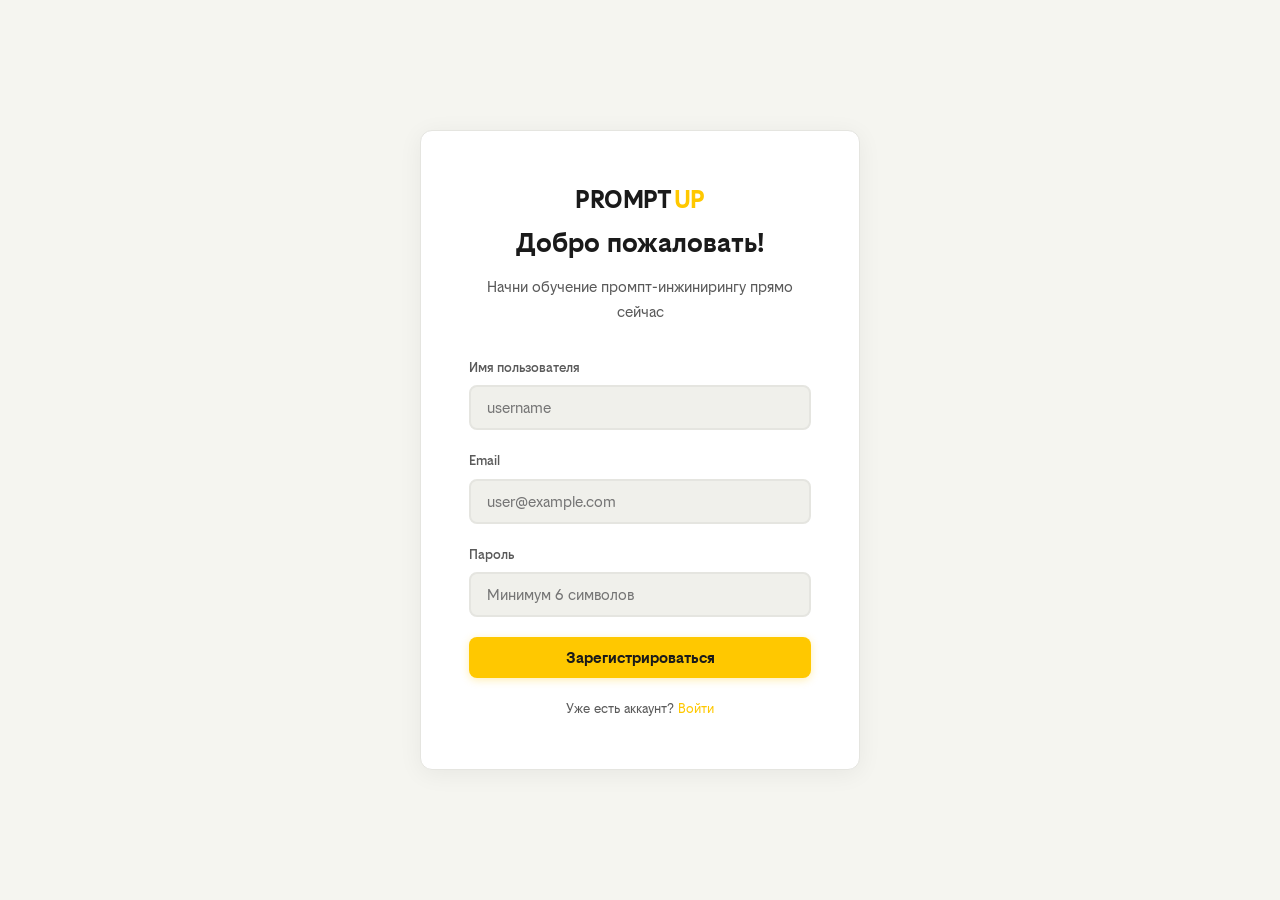
<file: index.html>
<!DOCTYPE html>
<html lang="ru">
<head>
    <meta charset="UTF-8">
    <meta name="viewport" content="width=device-width, initial-scale=1.0">
    <title>PROMPT UP — Регистрация</title>
    <link rel="stylesheet" href="css/all.min.css">
    <link rel="stylesheet" href="css/styles.css">
</head>
<body>
    <div class="auth-page">
        <div class="auth-card">
            <div class="logo" style="justify-content: center; margin-bottom: 24px;">
                <span class="wordmark-prompt" style="font-size: 26px; font-weight: 600;">PROMPT</span>
                <span class="wordmark-up" style="font-size: 26px; font-weight: 800; color: #FFC800;">UP</span>
            </div>
            <h1>Добро пожаловать!</h1>
            <p class="subtitle">Начни обучение промпт-инжинирингу прямо сейчас</p>
            <div id="error-msg" class="alert alert-error" style="display:none;"></div>
            <form id="register-form">
                <div class="form-group">
                    <label for="username">Имя пользователя</label>
                    <input type="text" id="username" class="input-field" placeholder="username" required>
                </div>
                <div class="form-group">
                    <label for="email">Email</label>
                    <input type="email" id="email" class="input-field" placeholder="user@example.com" required>
                </div>
                <div class="form-group">
                    <label for="password">Пароль</label>
                    <input type="password" id="password" class="input-field" placeholder="Минимум 6 символов" required minlength="6">
                </div>
                <button type="submit" class="btn btn-primary">Зарегистрироваться</button>
            </form>
            <div class="switch-link">
                Уже есть аккаунт? <a href="login.html">Войти</a>
            </div>
        </div>
    </div>
    <script src="js/app.js"></script>
</body>
</html>
</file>
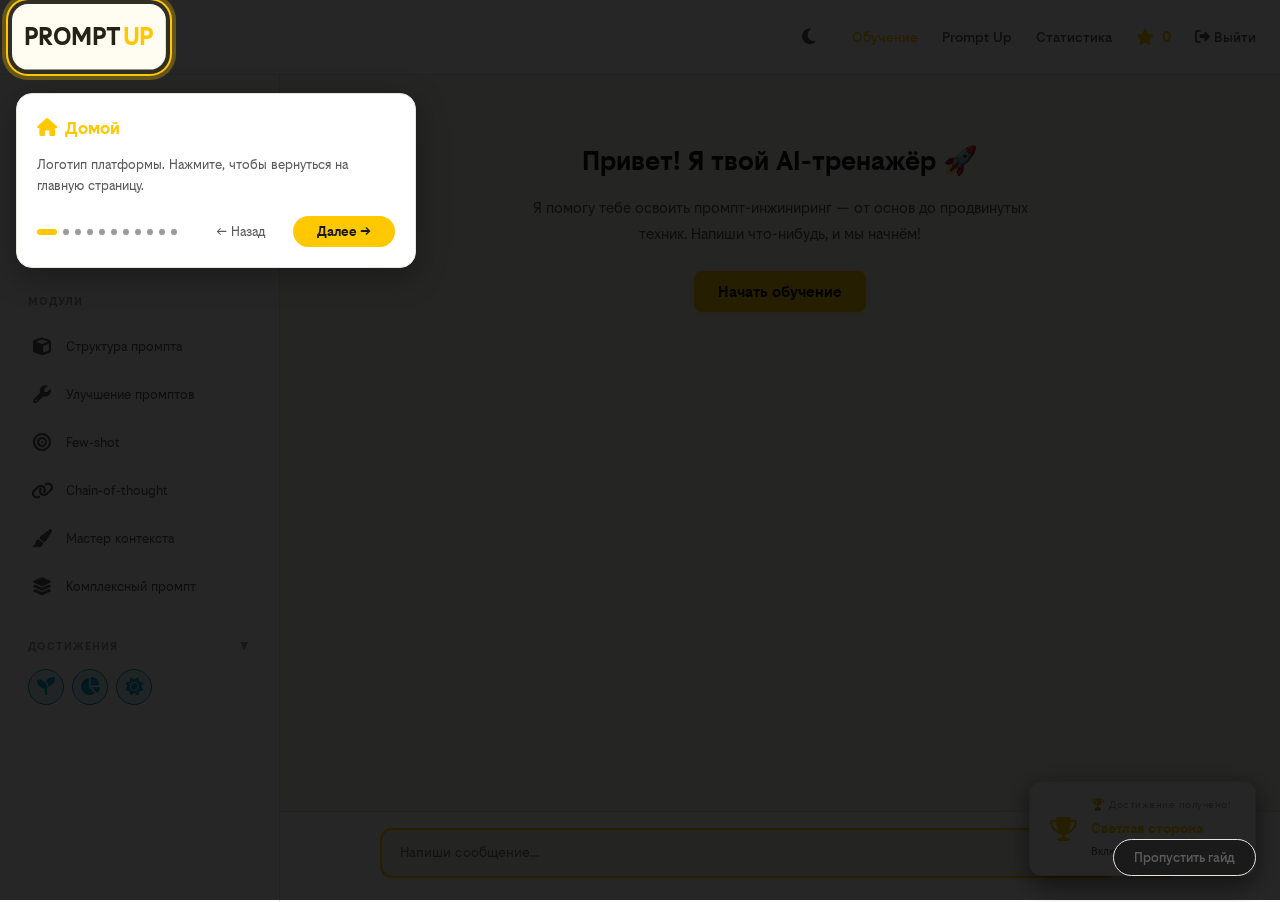
<file: dashboard.html>
<!DOCTYPE html>
<html lang="ru">
<head>
    <meta charset="UTF-8">
    <meta name="viewport" content="width=device-width, initial-scale=1.0">
    <title>PROMPT UP — Дашборд</title>
    <link rel="stylesheet" href="css/all.min.css">
    <link rel="stylesheet" href="css/styles.css">
</head>
<body>
	<header class="header">
    		<div class="header-inner">
        		<a href="/dashboard" class="logo">
            			<span class="wordmark-prompt">PROMPT</span>
            			<span class="wordmark-up">UP</span>
        		</a>
        		<div class="nav-links">
            			<button class="theme-toggle" id="theme-toggle"><i class="fas fa-moon"></i></button>
            			<a href="/dashboard" class="active" id="nav-learning">Обучение</a>
            			<a href="#" id="nav-assignments">Prompt Up</a>
            			<a href="#" id="nav-stats">Статистика</a>
            			<div class="user-badge" id="user-badge">
                			<i class="fas fa-star"></i>
                			<span id="user-score">0</span>
            			</div>
            			<a href="#" id="logout-btn"><i class="fas fa-sign-out-alt"></i> Выйти</a>
        		</div>
    		</div>
	</header>

    <div class="dashboard-layout" id="dashboard-layout">
        <aside class="sidebar">
            <div class="sidebar-section">
                <div class="user-name" id="user-name">Алексей</div>
            </div>
            <div class="sidebar-section">
                <div class="score-display">
                    <div class="score-number" id="sidebar-score">0</div>
                    <div class="score-label">очков</div>
                </div>
            </div>
	<div class="sidebar-section">
    		<div class="level-row">
        	<div class="level-header">Уровень</div>
        		<span id="level-badge" class="level-badge level-novice">novice</span>
    		</div>
	</div>
                <div class="sidebar-section">
                	<h3>Модули</h3>
                	<div id="modules-list"></div>
           	</div>
                <div class="sidebar-section">
        		<div class="achievements-header" id="achievements-header">
                        	<span class="achievements-title">Достижения</span>
            			<span class="toggle-icon" id="toggle-icon">▼</span>
        		</div>
        		<div id="achievements-container"></div>
    		</div>
        </aside>

        <main class="main-content">
            <div class="chat-container" id="chat-container">
                <div class="chat-messages" id="chat-messages">
                    <div class="welcome-screen" id="welcome-screen">
                        <h2>Привет! Я твой AI-тренажёр 🚀</h2>
                        <p>Я помогу тебе освоить промпт-инжиниринг — от основ до продвинутых техник. Напиши что-нибудь, и мы начнём!</p>
                        <button class="btn btn-primary" id="start-btn">Начать обучение</button>
                    </div>
                </div>
            </div>
            <div class="chat-input-area">
                <div class="chat-input-wrapper">
                    <textarea id="chat-input" placeholder="Напиши сообщение..." rows="1"></textarea>
                    <button class="send-btn" id="send-btn" disabled><i class="fas fa-paper-plane"></i></button>
                </div>
            </div>
        </main>
    </div>

    <div class="modal-overlay" id="stats-modal">
        <div class="modal-content">
            <div class="modal-header">
                <h2>Статистика</h2>
                <button class="modal-close" id="stats-modal-close">✕</button>
            </div>
            <div class="modal-body">
                <div class="stats-user-name" id="stats-username">Алексей</div>
                <div class="stats-grid">
                    <div class="stat-card"><div class="stat-value" id="stat-days">1 день</div><div class="stat-label">с пользователем</div></div>
                    <div class="stat-card"><div class="stat-value" id="stat-tasks">0</div><div class="stat-label">заданий выполнено</div></div>
                    <div class="stat-card"><div class="stat-value" id="stat-modules">0/6</div><div class="stat-label">модулей пройдено</div></div>
                </div>
                <div class="stats-modules"><h3>Прогресс по модулям</h3><div id="stats-progress-list"></div></div>
                <div class="stats-total">Общий счёт: <span id="stats-total-score">0</span> очков</div>
            </div>
        </div>
    </div>

    <script src="js/app.js"></script>
</body>
</html>
</file>
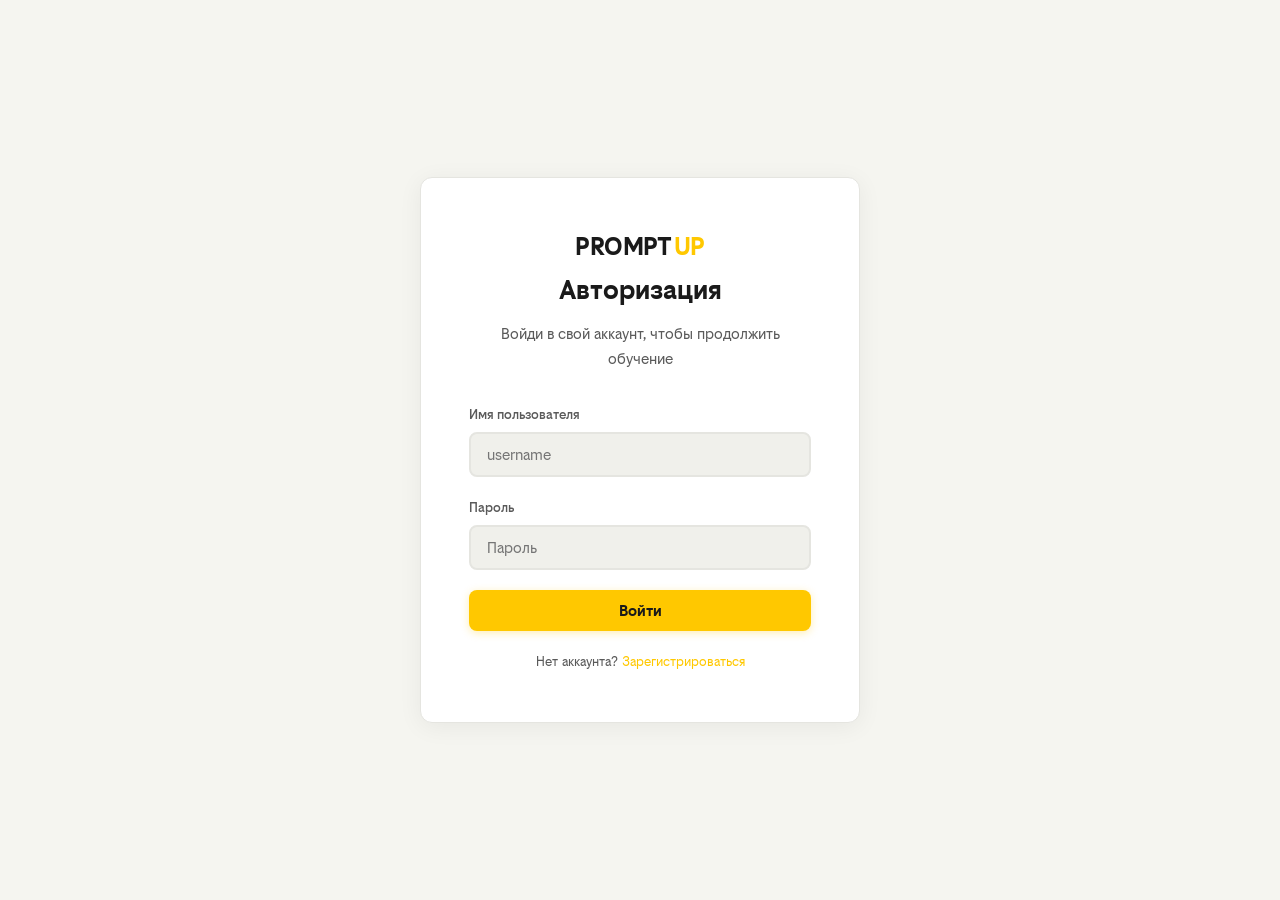
<file: login.html>
<!DOCTYPE html>
<html lang="ru">
<head>
    <meta charset="UTF-8">
    <meta name="viewport" content="width=device-width, initial-scale=1.0">
    <title>PROMPT UP — Вход</title>
    <link rel="stylesheet" href="css/all.min.css">
    <link rel="stylesheet" href="css/styles.css">
</head>
<body>
    <div class="auth-page">
        <div class="auth-card">
            <div class="logo" style="justify-content: center; margin-bottom: 24px;">
                <span class="wordmark-prompt" style="font-size: 26px; font-weight: 600;">PROMPT</span>
                <span class="wordmark-up" style="font-size: 26px; font-weight: 800; color: #FFC800;">UP</span>
            </div>
            <h1>Авторизация</h1>
            <p class="subtitle">Войди в свой аккаунт, чтобы продолжить обучение</p>
            <div id="error-msg" class="alert alert-error" style="display:none;"></div>
            <form id="login-form">
                <div class="form-group">
                    <label for="username">Имя пользователя</label>
                    <input type="text" id="username" class="input-field" placeholder="username" required>
                </div>
                <div class="form-group">
                    <label for="password">Пароль</label>
                    <input type="password" id="password" class="input-field" placeholder="Пароль" required>
                </div>
                <button type="submit" class="btn btn-primary">Войти</button>
            </form>
            <div class="switch-link">
                Нет аккаунта? <a href="index.html">Зарегистрироваться</a>
            </div>
        </div>
    </div>
    <script src="js/app.js"></script>
</body>
</html>
</file>
<file: css/styles.css>
/* ========================================
   ROOT VARIABLES & THEMES
   ======================================== */
:root {
    --bg-primary: #0A0A0A;
    --bg-secondary: #121212;
    --bg-card: #1A1A1A;
    --bg-input: #262626;
    --accent-bee: #FFC800;
    --accent-bee-hover: #FFE055;
    --accent-amber: #EB7000;
    --accent-amber-hover: #FF9040;
    --accent-teal: #00C4A0;
    --accent-cyan: #009FC7;
    --accent-violet: #8A3DFF;
    --accent-violet-light: #A55FFF;
    --accent-magenta: #E6007A;
    --text-primary: #FFFFFF;
    --text-secondary: #A0A0A0;
    --text-muted: #6B6B6B;
    --border-color: #2A2A2A;
    --radius: 12px;
    --radius-sm: 8px;
    --transition: all 0.2s ease;
    --achievement-bg: #FFF9E5;
    --achievements-header-color: #FFFFFF;
    --scrollbar-track: #2A2A2A;
    --scrollbar-thumb: #555555;
    --scrollbar-thumb-hover: #777777;
}

[data-theme="light"] {
    --bg-primary: #F5F5F0;
    --bg-secondary: #FFFFFF;
    --bg-card: #FFFFFF;
    --bg-input: #F0F0EB;
    --text-primary: #1A1A1A;
    --text-secondary: #5A5A5A;
    --text-muted: #999999;
    --border-color: #E5E5E0;
    --shadow: 0 4px 24px rgba(0,0,0,0.06);
    --achievement-bg: #FFF9E5;
    --achievements-header-color: #141414;
    --scrollbar-track: #E5E5E0;
    --scrollbar-thumb: #CCCCC5;
    --scrollbar-thumb-hover: #BBBBB0;
}

/* ========================================
   GLOBAL RESET & TYPOGRAPHY
   ======================================== */
* {
    margin: 0;
    padding: 0;
    box-sizing: border-box;
    transition: background-color 0.3s ease, border-color 0.3s ease, color 0.2s ease, box-shadow 0.2s ease;
}

body {
    font-family: 'Beeline Sans', 'Segoe UI', Arial, sans-serif;
    background-color: var(--bg-primary);
    color: var(--text-primary);
    line-height: 1.6;
    min-height: 100vh;
}

/* Подключение шрифтов из папки Sans */
@font-face {
    font-family: 'Beeline Sans';
    src: url('../sans/BeelineSans-Regular.ttf') format('truetype');
    font-weight: 400;
    font-display: swap;
}
@font-face {
    font-family: 'Beeline Sans';
    src: url('../sans/BeelineSans-Medium.ttf') format('truetype');
    font-weight: 500;
    font-display: swap;
}
@font-face {
    font-family: 'Beeline Sans';
    src: url('../sans/BeelineSans-Bold.ttf') format('truetype');
    font-weight: 700;
    font-display: swap;
}

/* ========================================
   SCROLLBAR
   ======================================== */
::-webkit-scrollbar {
    width: 6px;
}
::-webkit-scrollbar-track {
    background: var(--scrollbar-track);
    border-radius: 3px;
}
::-webkit-scrollbar-thumb {
    background: var(--scrollbar-thumb);
    border-radius: 3px;
}
::-webkit-scrollbar-thumb:hover {
    background: var(--scrollbar-thumb-hover);
}

/* ========================================
   BUTTONS
   ======================================== */
.btn {
    display: inline-flex;
    align-items: center;
    justify-content: center;
    gap: 8px;
    padding: 12px 24px;
    border: none;
    border-radius: var(--radius-sm);
    font-family: inherit;
    font-size: 16px;
    font-weight: 500;
    cursor: pointer;
    transition: var(--transition);
}
.btn-primary {
    background: var(--accent-bee);
    color: #1A1A1A;
    font-weight: 700;
    box-shadow: 0 2px 8px rgba(255, 200, 0, 0.3);
}
.btn-primary:hover {
    background: var(--accent-bee-hover);
    transform: translateY(-1px);
    box-shadow: 0 6px 20px rgba(255, 200, 0, 0.4);
}

/* ========================================
   HEADER & NAVIGATION
   ======================================== */
.container {
    max-width: 1200px;
    margin: 0 auto;
    padding: 0 20px;
}
.header {
    background: var(--bg-secondary);
    border-bottom: 1px solid var(--border-color);
    padding: 16px 24px;
    position: sticky;
    top: 0;
    z-index: 100;
}
.header-inner {
    display: flex;
    align-items: center;
    justify-content: space-between;
    width: 100%;
}
.logo {
    display: flex;
    align-items: baseline;
    gap: 0;
    font-size: 26px;
    font-weight: 700;
    color: var(--text-primary);
    text-decoration: none;
    letter-spacing: -0.02em;
}
.logo .wordmark-prompt {
    font-weight: 600;
}
.logo .wordmark-up {
    font-weight: 800;
    color: #FFC800;
    margin-left: 2px;
}
.nav-links {
    display: flex;
    align-items: center;
    gap: 24px;
}
.nav-links a {
    color: var(--text-secondary);
    font-weight: 500;
    font-size: 15px;
    text-decoration: none;
    transition: var(--transition);
    cursor: pointer;
    padding: 8px 0;
}
.nav-links a:hover,
.nav-links a.active {
    color: var(--accent-bee);
}
.theme-toggle {
    display: flex;
    align-items: center;
    justify-content: center;
    width: 38px;
    height: 38px;
    border-radius: 50%;
    background: transparent;
    border: none;
    cursor: pointer;
    font-size: 18px;
    transition: var(--transition);
    color: var(--text-secondary);
}
.theme-toggle:hover {
    background: linear-gradient(135deg, var(--accent-bee), var(--accent-amber));
    color: #1A1A1A;
}
.user-badge {
    display: flex;
    align-items: center;
    gap: 8px;
    font-size: 16px;
    font-weight: 700;
    color: var(--accent-bee);
}

/* ========================================
   AUTH PAGES (index.html, login.html)
   ======================================== */
.auth-page {
    display: flex;
    align-items: center;
    justify-content: center;
    min-height: 100vh;
    padding: 20px;
}
.auth-card {
    background: var(--bg-secondary);
    border: 1px solid var(--border-color);
    border-radius: var(--radius);
    padding: 48px;
    width: 100%;
    max-width: 440px;
    box-shadow: var(--shadow);
}
.auth-card .logo {
    justify-content: center;
    margin-bottom: 24px;
}
.auth-card .logo-icon {
    width: 40px;
    height: 40px;
    border-radius: 50%;
    background: repeating-linear-gradient(180deg, #FFC800 0px, #FFC800 5px, #141414 5px, #141414 9px);
}
.auth-card h1 {
    font-size: 28px;
    margin-bottom: 8px;
    text-align: center;
}
.auth-card .subtitle {
    color: var(--text-secondary);
    text-align: center;
    margin-bottom: 32px;
}
.form-group {
    margin-bottom: 20px;
}
.form-group label {
    display: block;
    margin-bottom: 6px;
    font-size: 14px;
    font-weight: 500;
    color: var(--text-secondary);
}
.input-field {
    width: 100%;
    padding: 12px 16px;
    background: var(--bg-input);
    border: 2px solid var(--border-color);
    border-radius: var(--radius-sm);
    color: var(--text-primary);
    font-family: inherit;
    font-size: 16px;
    outline: none;
}
.input-field:focus {
    border-color: var(--accent-bee);
    box-shadow: 0 0 0 3px rgba(255, 200, 0, 0.1);
}
.switch-link {
    text-align: center;
    margin-top: 20px;
    font-size: 14px;
    color: var(--text-secondary);
}
.auth-card form button {
    width: 100%;
    justify-content: center;
}
.switch-link a {
    color: var(--accent-bee);
    text-decoration: none;
}
.alert {
    padding: 12px 16px;
    border-radius: var(--radius-sm);
    margin-bottom: 16px;
    font-size: 14px;
}
.alert-error {
    background: rgba(230, 0, 122, 0.15);
    border: 1px solid rgba(230, 0, 122, 0.3);
    color: var(--accent-magenta);
}

/* ========================================
   DASHBOARD LAYOUT
   ======================================== */
.dashboard-layout {
    display: grid;
    grid-template-columns: 280px 1fr;
    min-height: calc(100vh - 73px);
}

/* ========================================
   SIDEBAR
   ======================================== */
.sidebar {
    background: var(--bg-secondary);
    border-right: 1px solid var(--border-color);
    padding: 24px 16px;
    overflow-y: auto;
}
.sidebar-section {
    margin-bottom: 24px;
}
.sidebar-section h3 {
    font-size: 12px;
    text-transform: uppercase;
    letter-spacing: 1px;
    color: var(--text-muted);
    margin-bottom: 12px;
    padding: 0 12px;
    font-weight: 600;
}
.user-name {
    font-size: 18px;
    font-weight: 700;
    text-align: center;
    background: linear-gradient(135deg, var(--accent-bee), var(--accent-amber));
    -webkit-background-clip: text;
    background-clip: text;
    color: transparent;
    margin-bottom: 8px;
}
.score-display {
    text-align: center;
    padding: 0;
    margin: 0 12px;
    background: transparent;
}
.score-number {
    font-size: 42px;
    font-weight: 800;
    background: linear-gradient(135deg, var(--accent-bee), var(--accent-amber));
    -webkit-background-clip: text;
    background-clip: text;
    color: transparent;
    line-height: 1;
    letter-spacing: 1px;
}
.score-label {
    font-size: 12px;
    color: var(--text-muted);
    margin-top: 4px;
    font-weight: 500;
}
.level-row {
    display: flex;
    align-items: center;
    gap: 12px;
    padding: 0 12px;
    margin-bottom: 16px;
}
.level-header {
    font-size: 12px;
    text-transform: uppercase;
    letter-spacing: 1px;
    color: var(--text-muted);
    font-weight: 600;
    margin: 0;
    padding: 0;
    background: transparent !important;
}
.level-badge {
    display: inline-flex;
    align-items: center;
    justify-content: center;
    padding: 4px 12px;
    border-radius: 24px;
    font-size: 12px;
    font-weight: 700;
    background: transparent !important;
    border: none !important;
    text-transform: uppercase;
    transition: var(--transition);
}

.level-badge.level-novice {
    color: #009FC7 !important;
    background: transparent !important;
    box-shadow: none !important;
}
.level-badge.level-intermediate {
    color: #E6007A !important;
    background: transparent !important;
    box-shadow: none !important;
}
.level-badge.level-expert {
    color: #8A3DFF !important;
    background: transparent !important;
    box-shadow: none !important;
}

/* ========================================
   MODULES IN SIDEBAR
   ======================================== */
.module-item {
    display: flex;
    align-items: center;
    gap: 10px;
    padding: 10px 12px;
    border-radius: var(--radius-sm);
    cursor: pointer;
    transition: var(--transition);
    font-size: 14px;
    color: var(--text-secondary);
}
.module-item:hover {
    background: var(--bg-card);
    color: var(--text-primary);
}
.module-item.completed {
    color: var(--accent-teal);
}
.module-item .module-icon {
    width: 28px;
    height: 28px;
    display: flex;
    align-items: center;
    justify-content: center;
    font-size: 18px;
    flex-shrink: 0;
}

/* ========================================
   ACHIEVEMENTS
   ======================================== */
.achievements-header {
    display: flex;
    align-items: center;
    justify-content: space-between;
    cursor: pointer;
    margin: 0 12px;
    border-radius: var(--radius-sm);
    transition: var(--transition);
}
.achievements-header:hover {
    background: var(--bg-card);
}
.achievements-header .achievements-title {
    font-size: 12px;
    text-transform: uppercase;
    letter-spacing: 1px;
    color: var(--text-muted);
    font-weight: 600;
    padding: 0;
}
.toggle-icon {
    font-size: 14px;
    color: var(--text-muted);
    transition: transform 0.2s ease;
}
.toggle-icon.open {
    transform: rotate(180deg);
}
.achievements-content {
    max-height: 0;
    overflow: hidden;
    transition: max-height 0.3s ease;
}
.achievements-content.open {
    max-height: 200px;
    overflow-y: auto;
}
.achievements-section {
    display: flex;
    flex-wrap: wrap;
    gap: 10px;
    padding: 12px 12px 0 12px;
}
.achievements-collapsed {
    display: flex;
    flex-wrap: wrap;
    gap: 8px;
    padding: 12px 12px 0 12px;
}
.achievement-item {
    display: inline-flex;
    align-items: center;
    gap: 6px;
    padding: 6px 12px;
    border-radius: 20px;
    font-size: 12px;
    font-weight: 600;
    background: rgba(0, 159, 199, 0.15);
    border: 1px solid #009FC7;
    color: #009FC7;
    transition: var(--transition);
}
.achievement-item.level-novice {
    background: rgba(0, 159, 199, 0.15);
    border-color: #009FC7;
    color: #009FC7;
}
.achievement-item.level-intermediate {
    background: rgba(230, 0, 122, 0.15);
    border-color: #E6007A;
    color: #E6007A;
}
.achievement-item.level-expert {
    background: rgba(138, 61, 255, 0.15);
    border-color: #8A3DFF;
    color: #8A3DFF;
}
.achievement-legendary {
    background: rgba(138, 61, 255, 0.15);
    border-color: #8A3DFF;
    color: #8A3DFF;
}
.achievement-epic {
    background: rgba(230, 0, 122, 0.15);
    border-color: #E6007A;
    color: #E6007A;
}
.achievement-rare {
    background: rgba(0, 196, 160, 0.15);
    border-color: #00C4A0;
    color: #00C4A0;
}
.achievement-common {
    background: rgba(255, 200, 0, 0.15);
    border-color: #FFC800;
    color: #1A1A1A;
}
.achievement-icon-only {
    display: inline-flex;
    align-items: center;
    justify-content: center;
    width: 36px;
    height: 36px;
    border-radius: 20px;
    font-size: 18px;
    background: rgba(0, 159, 199, 0.15);
    border: 1px solid #009FC7;
    cursor: pointer;
    transition: var(--transition);
    color: #009FC7;
}
.achievement-icon-only.level-novice {
    background: rgba(0, 159, 199, 0.15);
    border-color: #009FC7;
    color: #009FC7;
}
.achievement-icon-only.level-intermediate {
    background: rgba(230, 0, 122, 0.15);
    border-color: #E6007A;
    color: #E6007A;
}
.achievement-icon-only.level-expert {
    background: rgba(138, 61, 255, 0.15);
    border-color: #8A3DFF;
    color: #8A3DFF;
}
.achievement-icon-only:hover {
    transform: scale(1.1);
}

/* ========================================
   ACHIEVEMENT UNLOCK ANIMATIONS
   ======================================== */
@keyframes slideInRight {
    from {
        opacity: 0;
        transform: translateX(100px);
    }
    to {
        opacity: 1;
        transform: translateX(0);
    }
}

@keyframes slideOutRight {
    from {
        opacity: 1;
        transform: translateX(0);
    }
    to {
        opacity: 0;
        transform: translateX(100px);
    }
}

.achievement-unlock-notification {
    animation: slideInRight 0.3s ease;
}

.achievement-unlock-title {
    font-size: 11px;
    color: var(--text-muted);
    letter-spacing: 0.5px;
}

.achievement-unlock-name {
    font-size: 15px;
    font-weight: 700;
    color: var(--accent-bee);
}

.achievement-unlock-desc {
    font-size: 12px;
    color: var(--text-secondary);
}

.achievement-unlock-content {
    display: flex;
    flex-direction: column;
    gap: 2px;
}

/* ========================================
   STATS MODAL
   ======================================== */
.modal-overlay {
    display: none;
    position: fixed;
    top: 0;
    left: 0;
    width: 100%;
    height: 100%;
    background: rgba(0, 0, 0, 0.7);
    backdrop-filter: blur(4px);
    z-index: 1000;
    align-items: center;
    justify-content: center;
}
.modal-overlay.active {
    display: flex;
}
.modal-content {
    background: var(--bg-secondary);
    border-radius: var(--radius);
    width: 90%;
    max-width: 550px;
    max-height: 80vh;
    overflow: hidden;
    border: 1px solid var(--border-color);
    box-shadow: 0 20px 40px rgba(0, 0, 0, 0.4);
}
.modal-header {
    display: flex;
    justify-content: space-between;
    align-items: center;
    padding: 20px 24px;
    border-bottom: 1px solid var(--border-color);
}
.modal-header h2 {
    font-size: 22px;
    font-weight: 700;
    color: var(--accent-bee);
}
.modal-close {
    background: none;
    border: none;
    font-size: 24px;
    cursor: pointer;
    color: var(--text-muted);
    transition: var(--transition);
}
.modal-close:hover {
    color: var(--accent-bee);
}
.modal-body {
    padding: 24px;
    overflow-y: auto;
    max-height: calc(80vh - 80px);
}
.stats-user-name {
    font-size: 20px;
    font-weight: 700;
    margin-bottom: 20px;
    text-align: center;
    color: var(--text-primary);
}
.stats-grid {
    display: grid;
    grid-template-columns: repeat(3, 1fr);
    gap: 16px;
    margin-bottom: 24px;
}
.stat-card {
    background: var(--bg-card);
    border-radius: var(--radius-sm);
    padding: 16px;
    text-align: center;
    border: 1px solid var(--border-color);
}
.stat-value {
    font-size: 32px;
    font-weight: 800;
    color: var(--accent-bee);
}
.stat-label {
    font-size: 12px;
    color: var(--text-muted);
    margin-top: 4px;
}
.stats-modules {
    margin-bottom: 20px;
    padding: 16px;
    background: var(--achievement-bg);  
    border: 1px solid var(--accent-bee);  
    border-radius: var(--radius);
}
.stats-modules h3 {
    font-size: 16px;
    margin-bottom: 16px;
    color: var(--text-primary);
}
.stats-progress-item {
    margin-bottom: 12px;
}
.stats-progress-header {
    display: flex;
    justify-content: space-between;
    font-size: 13px;
    margin-bottom: 8px;
    color: var(--text-primary);
}
.stats-progress-bar {
    height: 6px;
    background: var(--bg-input);
    border-radius: 3px;
    overflow: hidden;
}
.stats-progress-fill {
    height: 100%;
    background: linear-gradient(90deg, var(--accent-amber), var(--accent-bee));
    border-radius: 3px;
    transition: width 0.3s;
}
.stats-total {
    text-align: center;
    padding-top: 16px;
    border-top: 1px solid var(--border-color);
    font-size: 18px;
    font-weight: 700;
}
.stats-total span {
    color: var(--accent-bee);
    font-size: 24px;
}

/* ========================================
   CHAT
   ======================================== */
.main-content {
    display: flex;
    flex-direction: column;
    height: calc(100vh - 73px);
}
.chat-container {
    flex: 1;
    overflow-y: auto;
    padding: 24px;
}
.chat-messages {
    max-width: 800px;
    margin: 0 auto;
}
.message {
    margin-bottom: 20px;
    animation: fadeIn 0.3s ease;
}
@keyframes fadeIn {
    from { opacity: 0; transform: translateY(8px); }
    to { opacity: 1; transform: translateY(0); }
}
.message-user {
    display: flex;
    justify-content: flex-end;
}
.message-user .message-bubble {
    background: linear-gradient(135deg, var(--accent-bee), var(--accent-amber));
    color: #1A1A1A;
    font-weight: 500;
    border-radius: 16px 16px 4px 16px;
    max-width: 70%;
}
.message-assistant {
    display: flex;
    justify-content: flex-start;
    gap: 12px;
}
.message-assistant .agent-avatar {
    width: 36px;
    height: 36px;
    border-radius: 10px;
    display: flex;
    align-items: center;
    justify-content: center;
    font-size: 18px;
    flex-shrink: 0;
}
.avatar-tutor {
    background: linear-gradient(135deg, rgba(235, 112, 0, 0.3), rgba(235, 112, 0, 0.15));
    border: 1px solid var(--accent-bee);
}
.avatar-profiler {
    background: linear-gradient(135deg, rgba(138, 61, 255, 0.3), rgba(138, 61, 255, 0.15));
    border: 1px solid var(--accent-violet);
}
.avatar-evaluator {
    background: linear-gradient(135deg, rgba(255, 200, 0, 0.3), rgba(255, 200, 0, 0.15));
    border: 1px solid var(--accent-bee);
}
[data-theme="light"] .avatar-tutor {
    background: linear-gradient(135deg, #FFF0E0, #FFE4CC);
    border: 1px solid var(--accent-bee);
}
[data-theme="light"] .avatar-profiler {
    background: linear-gradient(135deg, #F0E6FF, #E6D6FF);
}
[data-theme="light"] .avatar-evaluator {
    background: linear-gradient(135deg, #FFF8E6, #FFF0CC);
}
.agent-label {
    font-size: 12px;
    font-weight: 600;
    margin-bottom: 4px;
    text-transform: uppercase;
    letter-spacing: 0.5px;
}
.agent-label-tutor { color: var(--accent-bee); }
.agent-label-profiler { color: var(--accent-violet-light); }
.agent-label-evaluator { color: var(--accent-bee); }
.message-assistant .message-bubble {
    background: var(--bg-card);
    border: 1px solid var(--border-color);
    border-radius: 16px 16px 16px 4px;
    max-width: 70%;
    padding: 14px 18px;
}
.message-bubble {
    padding: 14px 18px;
    line-height: 1.6;
}
.typing-indicator {
    display: flex;
    gap: 4px;
    padding: 14px 18px;
}
.typing-indicator span {
    width: 8px;
    height: 8px;
    background: var(--accent-bee);
    border-radius: 50%;
    animation: typing 1.4s infinite;
}
@keyframes typing {
    0%, 60%, 100% { transform: translateY(0); opacity: 0.4; }
    30% { transform: translateY(-8px); opacity: 1; }
}
.chat-input-area {
    padding: 16px 24px 24px;
    border-top: 1px solid var(--border-color);
    background: var(--bg-secondary);
}
.chat-input-wrapper {
    max-width: 800px;
    margin: 0 auto;
    display: flex;
    gap: 12px;
    align-items: flex-end;
}
.chat-input-wrapper textarea {
    flex: 1;
    padding: 14px 18px;
    background: var(--bg-input);
    border: 2px solid var(--border-color);
    border-radius: var(--radius);
    color: var(--text-primary);
    font-family: inherit;
    font-size: 15px;
    resize: none;
    outline: none;
    min-height: 50px;
    max-height: 150px;
}
.chat-input-wrapper textarea:focus {
    border-color: var(--accent-bee);
    box-shadow: 0 0 0 3px rgba(255, 200, 0, 0.1);
}
.send-btn {
    width: 50px;
    height: 50px;
    border: none;
    border-radius: var(--radius);
    font-size: 20px;
    cursor: pointer;
    display: flex;
    align-items: center;
    justify-content: center;
    flex-shrink: 0;
    background: linear-gradient(135deg, var(--accent-bee), var(--accent-amber));
    color: #1A1A1A;
}
.send-btn:disabled {
    opacity: 0.5;
    cursor: not-allowed;
}
.welcome-screen {
    display: flex;
    flex-direction: column;
    align-items: center;
    justify-content: center;
    flex: 1;
    padding: 40px;
    text-align: center;
}
.welcome-screen h2 {
    font-size: 28px;
    margin-bottom: 12px;
}
.welcome-screen p {
    color: var(--text-secondary);
    max-width: 500px;
    margin-bottom: 24px;
}
.score-notification {
    position: fixed;
    top: 90px;
    right: 24px;
    padding: 14px 22px;
    border-radius: 12px;
    z-index: 1000;
    animation: scoreSlideIn 0.3s ease;
    background: linear-gradient(135deg, var(--accent-bee), var(--accent-amber));
    color: #1A1A1A;
    font-weight: 800;
    box-shadow: 0 8px 24px rgba(255, 200, 0, 0.5);
}
.score-notification-total {
    font-size: 12px;
    margin-top: 2px;
    opacity: 0.9;
}
@keyframes scoreSlideIn {
    from { opacity: 0; transform: translateX(60px); }
    to { opacity: 1; transform: translateX(0); }
}
.score-notification-hide {
    animation: scoreSlideOut 0.4s ease forwards;
}
@keyframes scoreSlideOut {
    from { opacity: 1; transform: translateX(0); }
    to { opacity: 0; transform: translateX(60px); }
}

@media (max-width: 768px) {
    .dashboard-layout { grid-template-columns: 1fr; }
    .sidebar { display: none; }
    .message-user .message-bubble,
    .message-assistant .message-bubble { max-width: 90%; }
}
[data-theme="dark"] .sidebar-section h3,
[data-theme="dark"] .achievements-header .achievements-title {
    color: #FFFFFF !important;
}
/* ========================================
   DARK THEME OVERRIDES FOR STATS MODULE
   ======================================== */
[data-theme="dark"] .stats-modules {
    background: var(--achievement-bg);
    border: 1px solid var(--accent-bee);
    color: #1A1A1A;
}
[data-theme="dark"] .stats-modules h3 {
    color: #1A1A1A;
}
[data-theme="dark"] .stats-progress-header {
    color: #1A1A1A;
}
.header {
    padding-left: 24px !important;
    padding-right: 24px !important;
}

.header-inner {
    display: flex !important;
    justify-content: space-between !important;
    width: 100% !important;
}

.logo {
    margin: 0 !important;
    padding: 0 !important;
}

.nav-links {
    margin: 0 !important;
    padding: 0 !important;
}


/* ========================================
   ONBOARDING TOUR
   ======================================== */

.onboarding-clip-svg {
    pointer-events: none;
}

.onboarding-glow {
    transition: all 0.3s ease;
}

@keyframes onboardingGlow {
    0% {
        box-shadow: 0 0 0 2px var(--accent-bee), 0 0 0 6px rgba(255, 200, 0, 0.4);
        background: rgba(255, 200, 0, 0.05);
    }
    50% {
        box-shadow: 0 0 0 4px var(--accent-bee), 0 0 0 12px rgba(255, 200, 0, 0.2);
        background: rgba(255, 200, 0, 0.1);
    }
    100% {
        box-shadow: 0 0 0 2px var(--accent-bee), 0 0 0 6px rgba(255, 200, 0, 0.4);
        background: rgba(255, 200, 0, 0.05);
    }
}

.onboarding-tooltip {
    animation: tooltipAppear 0.3s ease;
}

@keyframes tooltipAppear {
    from {
        opacity: 0;
        transform: scale(0.95) translateY(-10px);
    }
    to {
        opacity: 1;
        transform: scale(1) translateY(0);
    }
}

.onboarding-prev:hover {
    background: var(--bg-card) !important;
    color: var(--text-primary) !important;
}

.onboarding-skip:hover {
    transform: translateY(-1px);
}

@keyframes slideUp {
    from {
        opacity: 0;
        transform: translateX(-50%) translateY(20px);
    }
    to {
        opacity: 1;
        transform: translateX(-50%) translateY(0);
    }
}

@keyframes slideDown {
    from {
        opacity: 1;
        transform: translateX(-50%) translateY(0);
    }
    to {
        opacity: 0;
        transform: translateX(-50%) translateY(20px);
    }
}
</file>
